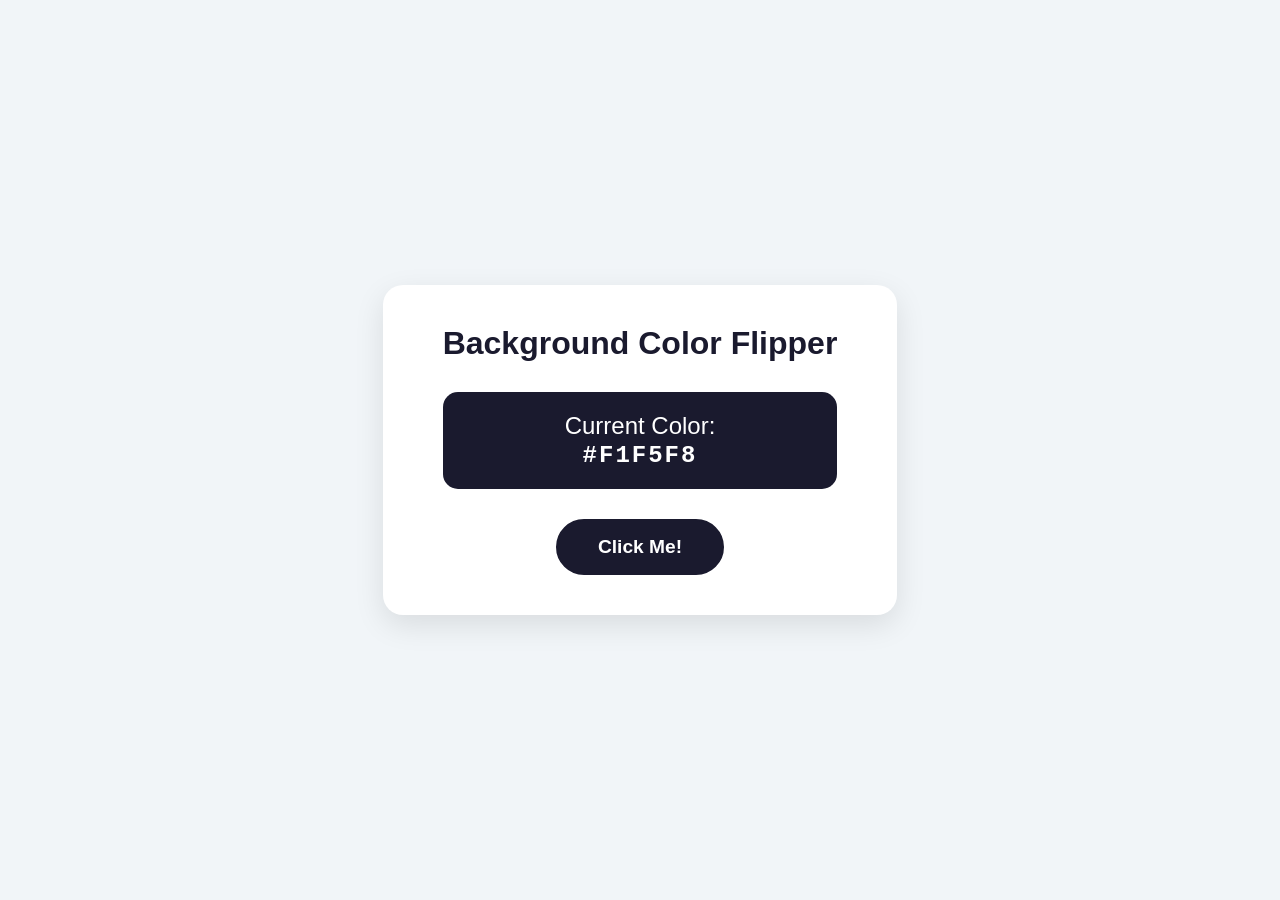
<file: index.html>
<!DOCTYPE html>
<html lang="en">
    <head>
        <meta charset="UTF-8">
        <meta name="viewport" content="width=device-width", initial-scale="1.0">
        <title>Color Flipper</title>
        <link rel="stylesheet" href="style.css">
    </head>
    <body>
        <div class="container">
            <h1>Background Color Flipper</h1>
            <div class="color-display">
                <p>Current Color:</p>
                <span id="colorValue">#F1F5F8</span>
            </div>
            <button id="flipBtn">Click Me!</button>
        </div>
        <script src="script.js"></script>
    </body>
</html>
</file>
<file: style.css>
* {
    margin: 0;
    padding: 0;
    box-sizing: border-box;
}

body {
    font-family: 'Segoe UI', Tahoma, Geneva, Verdana, sans-serif;
    background: #F1F5F8;
    min-height: 100vh;
    display: flex;
    justify-content: center;
    align-items: center;
    transition: background 0.3s ease;
}

.container {
    background: white;
    padding: 40px 60px;
    border-radius: 20px;
    box-shadow: 0 10px 30px rgba(0, 0, 0, 0.1);
    text-align: center;
}

h1 {
    color: #1a1a2e;
    margin-bottom: 30px;
}

.color-display {
    background: #1a1a2e;
    color: white;
    padding: 20px 30px;
    border-radius: 15px;
    margin-bottom: 30px;
    font-size: 1.5rem;
}

#colorValue {
    font-weight: bold;
    font-family: 'Courier New', monospace;
    letter-spacing: 2px;
}

button {
    background: #1a1a2e;
    color: white;
    border: none;
    padding: 15px 40px;
    font-size: 1.2rem;
    border-radius: 50px;
    cursor: pointer;
    font-weight: bold;
    transition: all 0.2s;
    border: 2px solid #1a1a2e;
}

button:hover {
    background: white;
    color: #1a1a2e;
    transform: scale(1.05);
}
</file>
<file: Color flipper/style.css>
* {
    margin: 0;
    padding: 0;
    box-sizing: border-box;
}

body {
    font-family: 'Segoe UI', Tahoma, Geneva, Verdana, sans-serif;
    background: #F1F5F8;
    min-height: 100vh;
    display: flex;
    justify-content: center;
    align-items: center;
    transition: background 0.3s ease;
}

.container {
    background: white;
    padding: 40px 60px;
    border-radius: 20px;
    box-shadow: 0 10px 30px rgba(0, 0, 0, 0.1);
    text-align: center;
}

h1 {
    color: #1a1a2e;
    margin-bottom: 30px;
}

.color-display {
    background: #1a1a2e;
    color: white;
    padding: 20px 30px;
    border-radius: 15px;
    margin-bottom: 30px;
    font-size: 1.5rem;
}

#colorValue {
    font-weight: bold;
    font-family: 'Courier New', monospace;
    letter-spacing: 2px;
}

button {
    background: #1a1a2e;
    color: white;
    border: none;
    padding: 15px 40px;
    font-size: 1.2rem;
    border-radius: 50px;
    cursor: pointer;
    font-weight: bold;
    transition: all 0.2s;
    border: 2px solid #1a1a2e;
}

button:hover {
    background: white;
    color: #1a1a2e;
    transform: scale(1.05);
}
</file>
